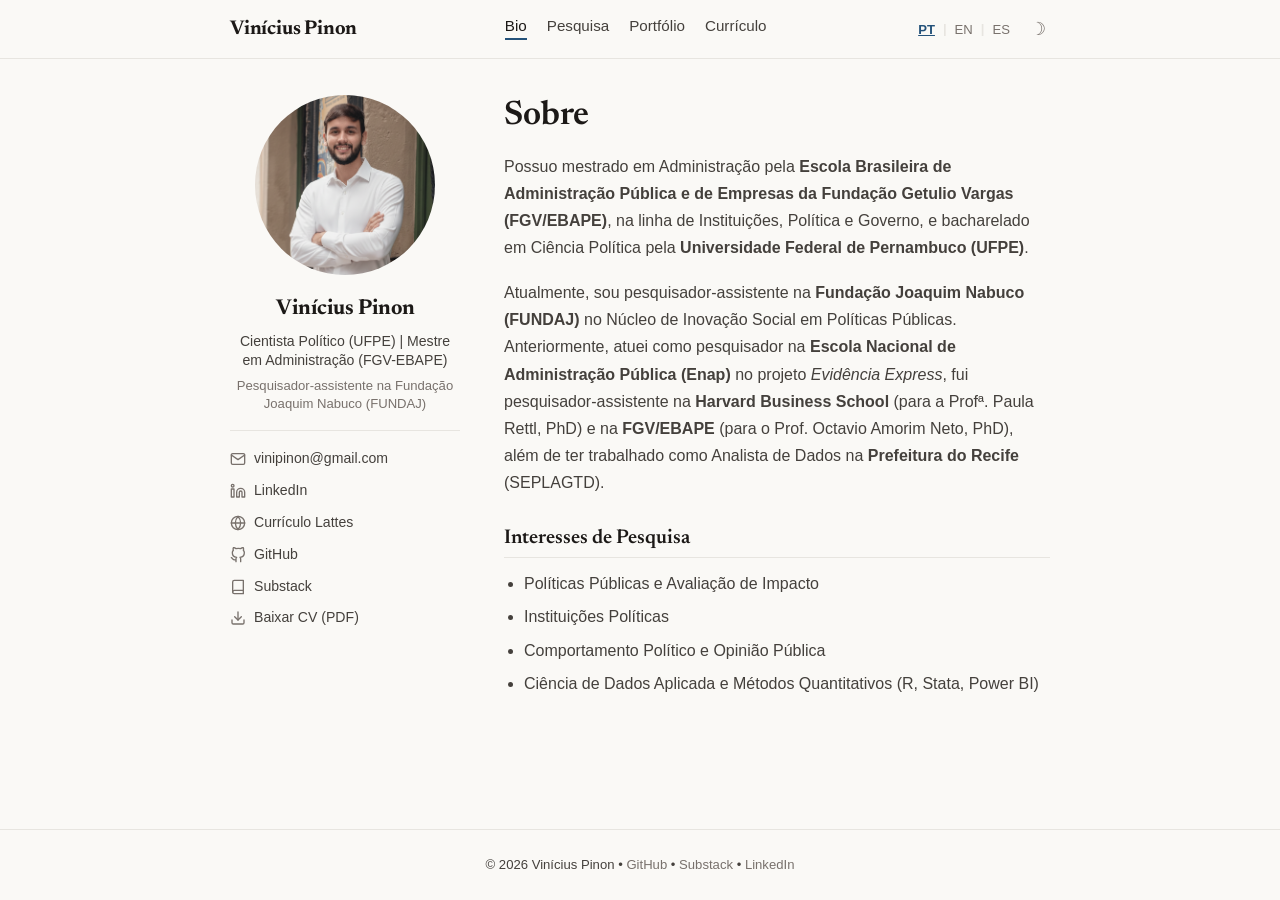
<file: index.html>
<!DOCTYPE html>
<html lang="pt-BR" data-theme="light">
<head>
  <!-- Google tag (gtag.js) -->
  <script async src="https://www.googletagmanager.com/gtag/js?id=G-R4CCYRTY6X"></script>
  <script>
    window.dataLayer = window.dataLayer || [];
    function gtag(){dataLayer.push(arguments);}
    gtag('js', new Date());

    gtag('config', 'G-R4CCYRTY6X');
  </script>

  <meta charset="UTF-8">
  <meta name="viewport" content="width=device-width, initial-scale=1.0">
  <title>Vinícius Pinon</title>
  
  <!-- SEO & OpenGraph -->
  <meta name="description" content="Vinícius Pinon — Cientista Político (UFPE) | Mestre em Administração (FGV-EBAPE).">
  <meta name="author" content="Vinícius Pinon">
  <meta property="og:title" content="Vinícius Pinon">
  <meta property="og:description" content="Cientista Político (UFPE) | Mestre em Administração (FGV-EBAPE).">
  <meta property="og:image" content="foto_profissional.png">

  <!-- Google Fonts: Newsreader for academic serif elegance -->
  <link rel="preconnect" href="https://fonts.googleapis.com">
  <link rel="preconnect" href="https://fonts.gstatic.com" crossorigin>
  <link href="https://fonts.googleapis.com/css2?family=JetBrains+Mono:wght@400;500&family=Newsreader:ital,opsz,wght@0,6..72,400;0,6..72,600;0,6..72,700;1,6..72,400&display=swap" rel="stylesheet">

  <!-- Favicon -->
  <link rel="icon" type="image/svg+xml" href="favicon.svg">
  <link rel="icon" type="image/png" href="favicon.png">

  <link rel="stylesheet" href="styles.css">
</head>
<body>

  <!-- Minimal Header -->
  <header class="site-nav">
    <div class="nav-container">
      <a href="./" class="nav-brand">Vinícius Pinon</a>
      
      <ul class="nav-links">
        <li><a href="./" class="active" data-i18n="nav.bio">Bio</a></li>
        <li><a href="research" data-i18n="nav.research">Pesquisa</a></li>
        <li><a href="portfolio" data-i18n="nav.portfolio">Portfólio</a></li>
        <li><a href="cv" data-i18n="nav.cv">Currículo</a></li>
      </ul>

      <div class="nav-controls">
        <div class="lang-selector">
          <button class="lang-btn active" data-lang="pt">PT</button>
          <span class="lang-divider">|</span>
          <button class="lang-btn" data-lang="en">EN</button>
          <span class="lang-divider">|</span>
          <button class="lang-btn" data-lang="es">ES</button>
        </div>
        <button class="theme-btn" id="themeToggle" title="Alternar tema">&#9789;</button>
      </div>
    </div>
  </header>

  <!-- Main Content: Classic Academic 2-Column Bio -->
  <main class="main-content">
    <div class="bio-layout">
      
      <!-- Left: Portrait & Contact Info -->
      <aside class="bio-sidebar">
        <img src="foto_profissional.png" alt="Vinícius Pinon" class="bio-photo">
        <div class="bio-sidebar-name">Vinícius Pinon</div>
        <div class="bio-sidebar-title" data-i18n="profile.title">Cientista Político (UFPE) | Mestre em Administração (FGV-EBAPE)</div>
        <div class="bio-sidebar-affil" data-i18n="profile.affiliation">Pesquisador-assistente na Fundação Joaquim Nabuco (FUNDAJ)</div>

        <div class="bio-links">
          <div class="bio-link-item">
            <svg xmlns="http://www.w3.org/2000/svg" viewBox="0 0 24 24" fill="none" stroke="currentColor" stroke-width="2" stroke-linecap="round" stroke-linejoin="round"><path d="M4 4h16c1.1 0 2 .9 2 2v12c0 1.1-.9 2-2 2H4c-1.1 0-2-.9-2-2V6c0-1.1.9-2 2-2z"></path><polyline points="22,6 12,13 2,6"></polyline></svg>
            <a href="mailto:vinipinon@gmail.com">vinipinon@gmail.com</a>
          </div>
          <div class="bio-link-item">
            <svg xmlns="http://www.w3.org/2000/svg" viewBox="0 0 24 24" fill="none" stroke="currentColor" stroke-width="2" stroke-linecap="round" stroke-linejoin="round"><path d="M16 8a6 6 0 0 1 6 6v7h-4v-7a2 2 0 0 0-2-2 2 2 0 0 0-2 2v7h-4v-7a6 6 0 0 1 6-6z"></path><rect x="2" y="9" width="4" height="12"></rect><circle cx="4" cy="4" r="2"></circle></svg>
            <a href="https://www.linkedin.com/in/viniciuspinon/" target="_blank" rel="noopener noreferrer">LinkedIn</a>
          </div>
          <div class="bio-link-item">
            <svg xmlns="http://www.w3.org/2000/svg" viewBox="0 0 24 24" fill="none" stroke="currentColor" stroke-width="2" stroke-linecap="round" stroke-linejoin="round"><circle cx="12" cy="12" r="10"></circle><line x1="2" y1="12" x2="22" y2="12"></line><path d="M12 2a15.3 15.3 0 0 1 4 10 15.3 15.3 0 0 1-4 10 15.3 15.3 0 0 1-4-10 15.3 15.3 0 0 1 4-10z"></path></svg>
            <a href="http://lattes.cnpq.br/0609445729661944" target="_blank" rel="noopener noreferrer" data-i18n="profile.lattes">Currículo Lattes</a>
          </div>
          <div class="bio-link-item">
            <svg xmlns="http://www.w3.org/2000/svg" viewBox="0 0 24 24" fill="none" stroke="currentColor" stroke-width="2" stroke-linecap="round" stroke-linejoin="round"><path d="M9 19c-5 1.5-5-2.5-7-3m14 6v-3.87a3.37 3.37 0 0 0-.94-2.61c3.14-.35 6.44-1.54 6.44-7A5.44 5.44 0 0 0 20 4.77 5.07 5.07 0 0 0 19.91 1S18.73.65 16 2.48a13.38 13.38 0 0 0-7 0C6.27.65 5.09 1 5.09 1A5.07 5.07 0 0 0 5 4.77a5.44 5.44 0 0 0-1.5 3.78c0 5.42 3.3 6.61 6.44 7A3.37 3.37 0 0 0 9 18.13V22"></path></svg>
            <a href="https://github.com/viniciuspinon/" target="_blank" rel="noopener noreferrer">GitHub</a>
          </div>
          <div class="bio-link-item">
            <svg xmlns="http://www.w3.org/2000/svg" viewBox="0 0 24 24" fill="none" stroke="currentColor" stroke-width="2" stroke-linecap="round" stroke-linejoin="round"><path d="M4 19.5A2.5 2.5 0 0 1 6.5 17H20"></path><path d="M6.5 2H20v20H6.5A2.5 2.5 0 0 1 4 19.5v-15A2.5 2.5 0 0 1 6.5 2z"></path></svg>
            <a href="https://viniciuspinon.substack.com/" target="_blank" rel="noopener noreferrer">Substack</a>
          </div>
          <div class="bio-link-item">
            <svg xmlns="http://www.w3.org/2000/svg" viewBox="0 0 24 24" fill="none" stroke="currentColor" stroke-width="2" stroke-linecap="round" stroke-linejoin="round"><path d="M21 15v4a2 2 0 0 1-2 2H5a2 2 0 0 1-2-2v-4"></path><polyline points="7 10 12 15 17 10"></polyline><line x1="12" y1="15" x2="12" y2="3"></line></svg>
            <a href="cv" data-i18n="profile.cvDownload">Baixar CV (PDF)</a>
          </div>
        </div>
      </aside>

      <!-- Right: Main Biography Content -->
      <section class="bio-main">
        <h1 data-i18n="bio.heading">Sobre</h1>

        <p data-i18n-html="bio.p1">
          Possuo mestrado em Administração pela <strong>Escola Brasileira de Administração Pública e de Empresas da Fundação Getulio Vargas (FGV/EBAPE)</strong>, na linha de Instituições, Política e Governo, e bacharelado em Ciência Política pela <strong>Universidade Federal de Pernambuco (UFPE)</strong>.
        </p>

        <p data-i18n-html="bio.p2">
          Atualmente, sou pesquisador-assistente na <strong>Fundação Joaquim Nabuco (FUNDAJ)</strong> no Núcleo de Inovação Social em Políticas Públicas. Anteriormente, atuei como pesquisador na <strong>Escola Nacional de Administração Pública (Enap)</strong> no projeto <em>Evidência Express</em>, fui pesquisador-assistente na <strong>Harvard Business School</strong> (para a Profª. Paula Rettl, PhD) e na <strong>FGV/EBAPE</strong> (para o Prof. Octavio Amorim Neto, PhD), além de ter trabalhado como Analista de Dados na <strong>Prefeitura do Recife</strong> (SEPLAGTD).
        </p>

        <h2 class="section-heading" data-i18n="bio.interestsTitle">Interesses de Pesquisa</h2>
        <ul data-i18n-html="bio.interestsList">
          <li>Políticas Públicas e Avaliação de Impacto</li>
          <li>Instituições Políticas</li>
          <li>Comportamento Político e Opinião Pública</li>
          <li>Ciência de Dados Aplicada e Métodos Quantitativos (R, Stata, Power BI)</li>
        </ul>
      </section>

    </div>
  </main>

  <footer class="site-footer">
    <p>&copy; <span id="footerYear">2026</span> Vinícius Pinon &bull; <a href="https://github.com/viniciuspinon/">GitHub</a> &bull; <a href="https://viniciuspinon.substack.com/">Substack</a> &bull; <a href="https://www.linkedin.com/in/viniciuspinon/">LinkedIn</a></p>
  </footer>

  <script src="script.js"></script>
</body>
</html>
</file>
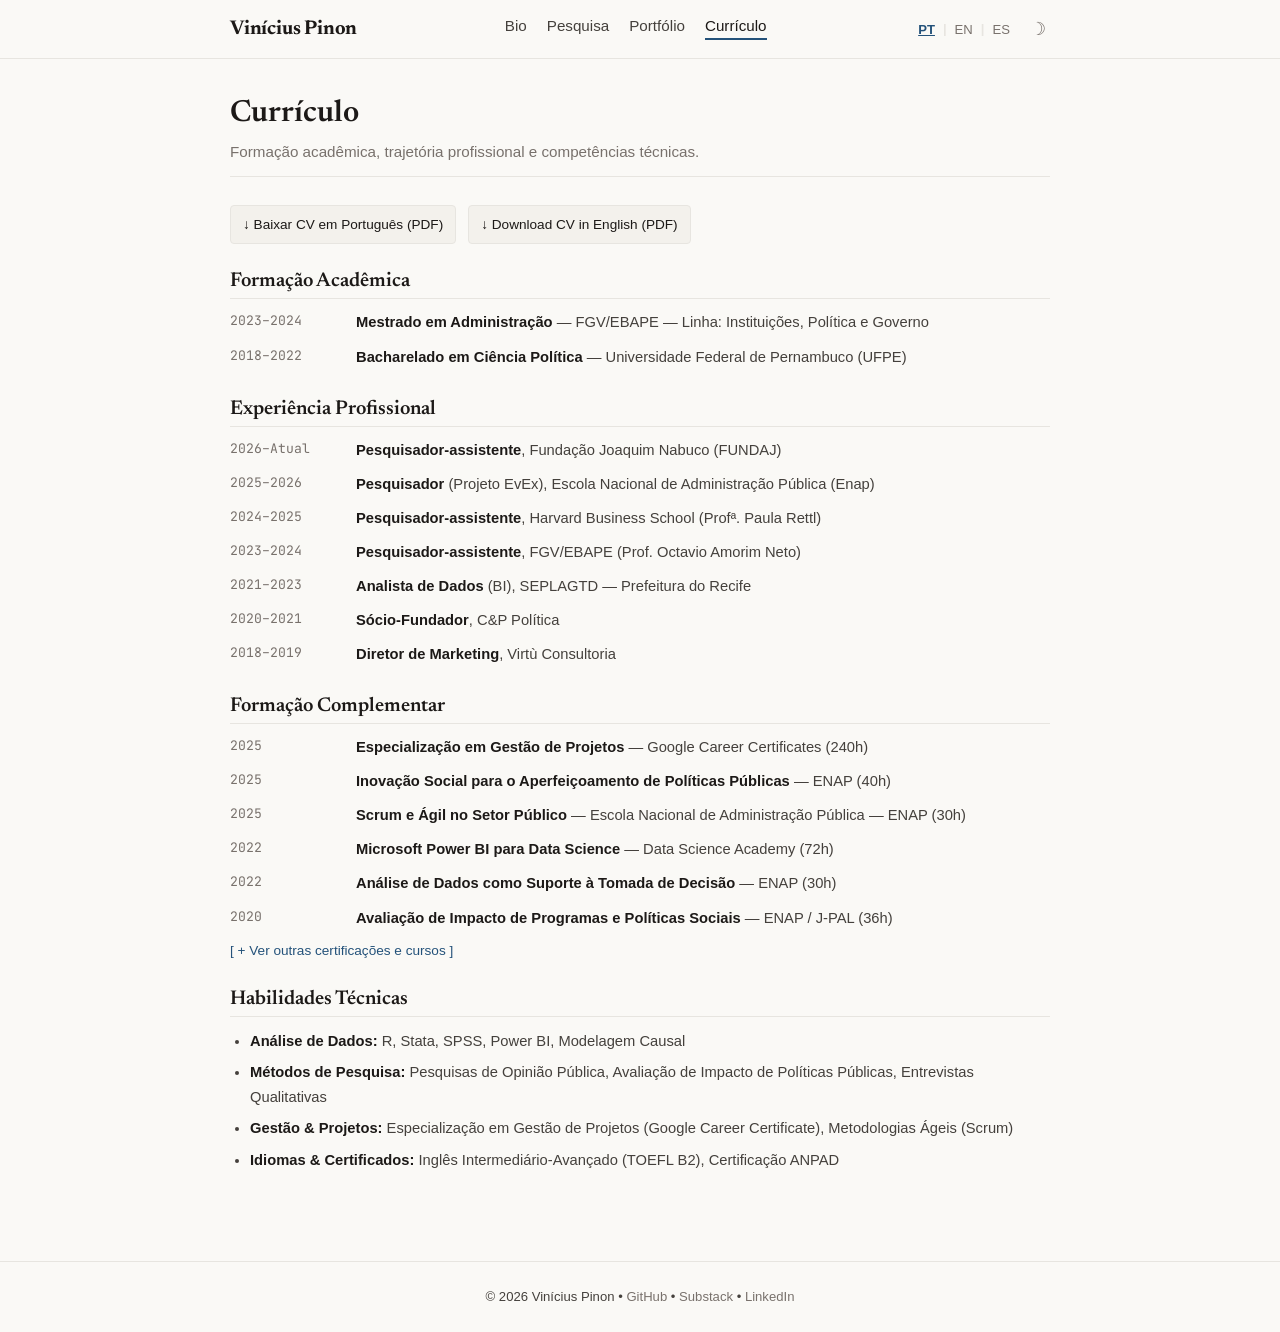
<file: cv.html>
<!DOCTYPE html>
<html lang="pt-BR" data-theme="light">
<head>
  <!-- Google tag (gtag.js) -->
  <script async src="https://www.googletagmanager.com/gtag/js?id=G-R4CCYRTY6X"></script>
  <script>
    window.dataLayer = window.dataLayer || [];
    function gtag(){dataLayer.push(arguments);}
    gtag('js', new Date());

    gtag('config', 'G-R4CCYRTY6X');
  </script>

  <meta charset="UTF-8">
  <meta name="viewport" content="width=device-width, initial-scale=1.0">
  <title>Currículo | Vinícius Pinon</title>
  
  <meta name="description" content="Currículo de Vinícius Pinon — Formação Acadêmica, Trajetória Profissional e Competências.">
  <meta name="author" content="Vinícius Pinon">

  <link rel="preconnect" href="https://fonts.googleapis.com">
  <link rel="preconnect" href="https://fonts.gstatic.com" crossorigin>
  <link href="https://fonts.googleapis.com/css2?family=JetBrains+Mono:wght@400;500&family=Newsreader:ital,opsz,wght@0,6..72,400;0,6..72,600;0,6..72,700;1,6..72,400&display=swap" rel="stylesheet">

  <!-- Favicon -->
  <link rel="icon" type="image/svg+xml" href="favicon.svg">
  <link rel="icon" type="image/png" href="favicon.png">

  <link rel="stylesheet" href="styles.css">
</head>
<body>

  <!-- Minimal Header -->
  <header class="site-nav">
    <div class="nav-container">
      <a href="./" class="nav-brand">Vinícius Pinon</a>
      
      <ul class="nav-links">
        <li><a href="./" data-i18n="nav.bio">Bio</a></li>
        <li><a href="research" data-i18n="nav.research">Pesquisa</a></li>
        <li><a href="portfolio" data-i18n="nav.portfolio">Portfólio</a></li>
        <li><a href="cv" class="active" data-i18n="nav.cv">Currículo</a></li>
      </ul>

      <div class="nav-controls">
        <div class="lang-selector">
          <button class="lang-btn active" data-lang="pt">PT</button>
          <span class="lang-divider">|</span>
          <button class="lang-btn" data-lang="en">EN</button>
          <span class="lang-divider">|</span>
          <button class="lang-btn" data-lang="es">ES</button>
        </div>
        <button class="theme-btn" id="themeToggle" title="Alternar tema">&#9789;</button>
      </div>
    </div>
  </header>

  <main class="main-content">
    <div class="page-header">
      <h1 data-i18n="cv.pageTitle">Currículo</h1>
      <p data-i18n="cv.pageSubtitle">Formação acadêmica, trajetória profissional e competências técnicas.</p>
    </div>

    <!-- Direct PDF Download Buttons -->
    <div class="cv-actions">
      <a href="cv-vinicius-pinon-pt.pdf" target="_blank" class="btn-download" data-i18n-html="cv.downloadPt">
        &darr; Baixar CV em Português (PDF)
      </a>
      <a href="cv-vinicius-pinon-en.pdf" target="_blank" class="btn-download" data-i18n-html="cv.downloadEn">
        &darr; Download CV in English (PDF)
      </a>
    </div>

    <!-- Education Section -->
    <section class="cv-section">
      <h2 data-i18n="cv.secEdu">Formação Acadêmica</h2>
      <div class="timeline-discrete">
        <div class="timeline-row">
          <div class="timeline-year">2023–2024</div>
          <div class="timeline-detail">
            <strong data-i18n="cv.mscDegree">Mestrado em Administração</strong> &mdash; <span data-i18n="cv.mscInst">FGV/EBAPE (Linha: Instituições, Política e Governo)</span>
          </div>
        </div>
        <div class="timeline-row">
          <div class="timeline-year">2018–2022</div>
          <div class="timeline-detail">
            <strong data-i18n="cv.baDegree">Bacharelado em Ciência Política</strong> &mdash; <span data-i18n="cv.baInst">Universidade Federal de Pernambuco (UFPE)</span>
          </div>
        </div>
      </div>
    </section>

    <!-- Experience Section: Discrete Timeline -->
    <section class="cv-section">
      <h2 data-i18n="cv.secExp">Experiência Profissional</h2>
      <div class="timeline-discrete">
        <div class="timeline-row">
          <div class="timeline-year">2026–Atual</div>
          <div class="timeline-detail" data-i18n-html="cv.expFundaj">
            <strong>Pesquisador-assistente</strong>, Fundação Joaquim Nabuco (FUNDAJ)
          </div>
        </div>
        <div class="timeline-row">
          <div class="timeline-year">2025–2026</div>
          <div class="timeline-detail" data-i18n-html="cv.expEnap">
            <strong>Pesquisador</strong> (Projeto EvEx), Escola Nacional de Administração Pública (Enap)
          </div>
        </div>
        <div class="timeline-row">
          <div class="timeline-year">2024–2025</div>
          <div class="timeline-detail" data-i18n-html="cv.expHbs">
            <strong>Pesquisador-assistente</strong>, Harvard Business School (Profª. Paula Rettl)
          </div>
        </div>
        <div class="timeline-row">
          <div class="timeline-year">2023–2024</div>
          <div class="timeline-detail" data-i18n-html="cv.expFgv">
            <strong>Pesquisador-assistente</strong>, FGV/EBAPE (Prof. Octavio Amorim Neto)
          </div>
        </div>
        <div class="timeline-row">
          <div class="timeline-year">2021–2023</div>
          <div class="timeline-detail" data-i18n-html="cv.expRecife">
            <strong>Analista de Dados</strong> (BI), SEPLAGTD — Prefeitura do Recife
          </div>
        </div>
        <div class="timeline-row">
          <div class="timeline-year">2020–2021</div>
          <div class="timeline-detail" data-i18n-html="cv.expCp">
            <strong>Sócio-Fundador</strong>, C&P Política
          </div>
        </div>
        <div class="timeline-row">
          <div class="timeline-year">2018–2019</div>
          <div class="timeline-detail" data-i18n-html="cv.expVirtu">
            <strong>Diretor de Marketing</strong>, Virtù Consultoria
          </div>
        </div>
      </div>
    </section>

    <!-- Complementary Training / Certifications -->
    <section class="cv-section">
      <h2 data-i18n="cv.secTraining">Formação Complementar</h2>
      
      <!-- Highlighted Core Certifications -->
      <div class="timeline-discrete">
        <div class="timeline-row">
          <div class="timeline-year">2025</div>
          <div class="timeline-detail" data-i18n-html="cv.trGoogle">
            <strong>Especialização em Gestão de Projetos</strong> &mdash; Google Career Certificates (240h)
          </div>
        </div>
        <div class="timeline-row">
          <div class="timeline-year">2025</div>
          <div class="timeline-detail" data-i18n-html="cv.trSocialInnov">
            <strong>Inovação Social para o Aperfeiçoamento de Políticas Públicas</strong> &mdash; ENAP (40h)
          </div>
        </div>
        <div class="timeline-row">
          <div class="timeline-year">2025</div>
          <div class="timeline-detail" data-i18n-html="cv.trScrum">
            <strong>Scrum e Ágil no Setor Público</strong> &mdash; Escola Nacional de Administração Pública — ENAP (30h)
          </div>
        </div>
        <div class="timeline-row">
          <div class="timeline-year">2022</div>
          <div class="timeline-detail" data-i18n-html="cv.trPbi">
            <strong>Microsoft Power BI para Data Science</strong> &mdash; Data Science Academy (72h)
          </div>
        </div>
        <div class="timeline-row">
          <div class="timeline-year">2022</div>
          <div class="timeline-detail" data-i18n-html="cv.trData">
            <strong>Análise de Dados como Suporte à Tomada de Decisão</strong> &mdash; ENAP (30h)
          </div>
        </div>
        <div class="timeline-row">
          <div class="timeline-year">2020</div>
          <div class="timeline-detail" data-i18n-html="cv.trImpact">
            <strong>Avaliação de Impacto de Programas e Políticas Sociais</strong> &mdash; ENAP / J-PAL (36h)
          </div>
        </div>
      </div>

      <!-- Expand Button for Additional Certifications -->
      <div class="item-links" style="margin-top: 14px;">
        <button id="btnMoreCerts" onclick="toggleAbstract('more-certs')" data-i18n="cv.btnMoreCerts">
          [ + Ver outras certificações e cursos ]
        </button>
      </div>

      <!-- Collapsible Additional Certifications -->
      <div id="more-certs" class="abstract-box" style="margin-top: 12px; border-left: 2px solid var(--border-color); background: transparent; padding: 4px 0 0 0;">
        <div class="timeline-discrete">
          <div class="timeline-row">
            <div class="timeline-year">2020</div>
            <div class="timeline-detail" data-i18n-html="cv.trElectoral">
              <strong>Sistemas Eleitorais: como democracias elegem seus governantes?</strong> &mdash; Escola do Legislativo / ALEPE (4h)
            </div>
          </div>
          <div class="timeline-row">
            <div class="timeline-year">2019</div>
            <div class="timeline-detail" data-i18n-html="cv.trBudget">
              <strong>Introdução ao Orçamento Público</strong> &mdash; Instituto Legislativo Brasileiro / Senado Federal (40h)
            </div>
          </div>
          <div class="timeline-row">
            <div class="timeline-year">2026</div>
            <div class="timeline-detail" data-i18n-html="cv.trAi">
              <strong>Jornada Inteligência Artificial</strong> &mdash; Hashtag Treinamentos
            </div>
          </div>
          <div class="timeline-row">
            <div class="timeline-year">2024</div>
            <div class="timeline-detail" data-i18n-html="cv.trCiti1">
              <strong>Social and Behavioral Research Investigators</strong> &mdash; CITI Program
            </div>
          </div>
          <div class="timeline-row">
            <div class="timeline-year">2024</div>
            <div class="timeline-detail" data-i18n-html="cv.trCiti2">
              <strong>Social and Behavioral Responsible Conduct of Research</strong> &mdash; CITI Program
            </div>
          </div>
          <div class="timeline-row">
            <div class="timeline-year">2023</div>
            <div class="timeline-detail" data-i18n-html="cv.trR">
              <strong>Linguagem R</strong> &mdash; Udemy
            </div>
          </div>
          <div class="timeline-row">
            <div class="timeline-year">2023</div>
            <div class="timeline-detail" data-i18n-html="cv.trElsevier">
              <strong>1st Elsevier Finance Conference</strong> &mdash; FGV/EBAPE
            </div>
          </div>
          <div class="timeline-row">
            <div class="timeline-year">2022</div>
            <div class="timeline-detail" data-i18n-html="cv.trSql">
              <strong>Intermediate SQL Series</strong> &mdash; DataCamp
            </div>
          </div>
          <div class="timeline-row">
            <div class="timeline-year">2022</div>
            <div class="timeline-detail" data-i18n-html="cv.trPbiDc">
              <strong>Introduction to Power BI</strong> &mdash; DataCamp
            </div>
          </div>
          <div class="timeline-row">
            <div class="timeline-year">2022</div>
            <div class="timeline-detail" data-i18n-html="cv.trSemanaInov">
              <strong>Semana de Inovação 2022</strong> &mdash; ENAP
            </div>
          </div>
          <div class="timeline-row">
            <div class="timeline-year">2022</div>
            <div class="timeline-detail" data-i18n-html="cv.trToefl">
              <strong>TOEFL iBT (Proficiência em Inglês B2)</strong> &mdash; ETS
            </div>
          </div>
          <div class="timeline-row">
            <div class="timeline-year">2022</div>
            <div class="timeline-detail" data-i18n-html="cv.trAnpad">
              <strong>Teste ANPAD</strong> &mdash; Associação Nacional de Pós-Graduação e Pesquisa em Administração
            </div>
          </div>
        </div>
      </div>
    </section>

    <!-- Skills Section -->
    <section class="cv-section">
      <h2 data-i18n="cv.secSkills">Habilidades Técnicas</h2>
      <ul class="skills-bullets" data-i18n-html="cv.skillsList">
        <li><strong>Análise de Dados:</strong> R, Stata, SPSS, Power BI, Modelagem Causal</li>
        <li><strong>Métodos de Pesquisa:</strong> Pesquisas de Opinião Pública, Avaliação de Impacto de Políticas Públicas, Entrevistas Qualitativas</li>
        <li><strong>Gestão & Projetos:</strong> Especialização em Gestão de Projetos (Google Career Certificate), Metodologias Ágeis (Scrum)</li>
        <li><strong>Idiomas & Certificados:</strong> Inglês Intermediário-Avançado (TOEFL B2), Certificação ANPAD</li>
      </ul>
    </section>

  </main>

  <footer class="site-footer">
    <p>&copy; <span id="footerYear">2026</span> Vinícius Pinon &bull; <a href="https://github.com/viniciuspinon/">GitHub</a> &bull; <a href="https://viniciuspinon.substack.com/">Substack</a> &bull; <a href="https://www.linkedin.com/in/viniciuspinon/">LinkedIn</a></p>
  </footer>

  <script src="script.js"></script>
</body>
</html>
</file>
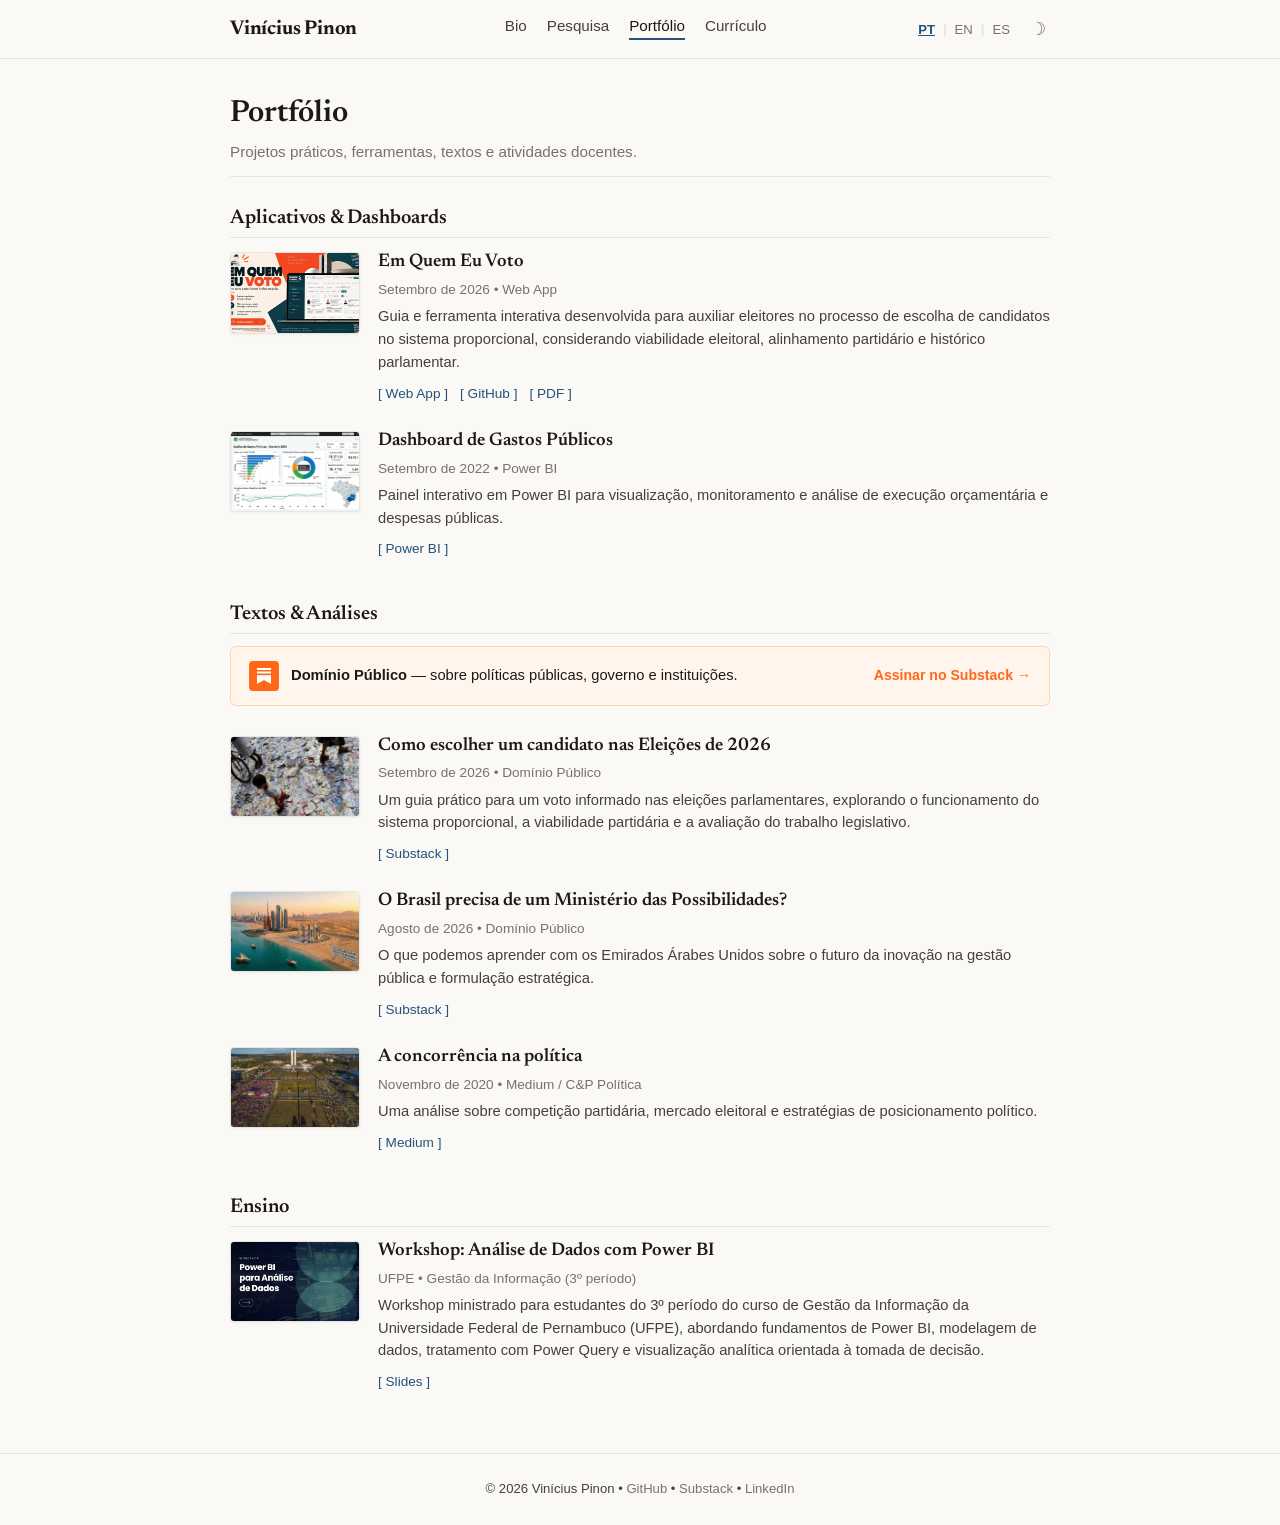
<file: portfolio.html>
<!DOCTYPE html>
<html lang="pt-BR" data-theme="light">
<head>
  <!-- Google tag (gtag.js) -->
  <script async src="https://www.googletagmanager.com/gtag/js?id=G-R4CCYRTY6X"></script>
  <script>
    window.dataLayer = window.dataLayer || [];
    function gtag(){dataLayer.push(arguments);}
    gtag('js', new Date());

    gtag('config', 'G-R4CCYRTY6X');
  </script>

  <meta charset="UTF-8">
  <meta name="viewport" content="width=device-width, initial-scale=1.0">
  <title>Portfólio | Vinícius Pinon</title>
  
  <meta name="description" content="Portfólio de Projetos de Vinícius Pinon — Aplicativos, Análises, Textos e Atividades Docentes.">
  <meta name="author" content="Vinícius Pinon">

  <link rel="preconnect" href="https://fonts.googleapis.com">
  <link rel="preconnect" href="https://fonts.gstatic.com" crossorigin>
  <link href="https://fonts.googleapis.com/css2?family=JetBrains+Mono:wght@400;500&family=Newsreader:ital,opsz,wght@0,6..72,400;0,6..72,600;0,6..72,700;1,6..72,400&display=swap" rel="stylesheet">

  <!-- Favicon -->
  <link rel="icon" type="image/svg+xml" href="favicon.svg">
  <link rel="icon" type="image/png" href="favicon.png">

  <link rel="stylesheet" href="styles.css">
</head>
<body>

  <!-- Minimal Header -->
  <header class="site-nav">
    <div class="nav-container">
      <a href="./" class="nav-brand">Vinícius Pinon</a>
      
      <ul class="nav-links">
        <li><a href="./" data-i18n="nav.bio">Bio</a></li>
        <li><a href="research" data-i18n="nav.research">Pesquisa</a></li>
        <li><a href="portfolio" class="active" data-i18n="nav.portfolio">Portfólio</a></li>
        <li><a href="cv" data-i18n="nav.cv">Currículo</a></li>
      </ul>

      <div class="nav-controls">
        <div class="lang-selector">
          <button class="lang-btn active" data-lang="pt">PT</button>
          <span class="lang-divider">|</span>
          <button class="lang-btn" data-lang="en">EN</button>
          <span class="lang-divider">|</span>
          <button class="lang-btn" data-lang="es">ES</button>
        </div>
        <button class="theme-btn" id="themeToggle" title="Alternar tema">&#9789;</button>
      </div>
    </div>
  </header>

  <main class="main-content">
    <div class="page-header">
      <h1 data-i18n="portfolio.pageTitle">Portfólio</h1>
      <p data-i18n="portfolio.pageSubtitle">Projetos práticos, ferramentas, textos e atividades docentes.</p>
    </div>

    <!-- Section 1: Aplicativos & Dashboards -->
    <h2 class="section-heading" data-i18n="portfolio.secAppsHeading">Aplicativos & Dashboards</h2>

    <div class="academic-list">
      
      <!-- Project 1: Em Quem Eu Voto -->
      <article class="item-entry item-with-thumb">
        <a href="https://emquemeuvoto.onrender.com/" target="_blank" rel="noopener noreferrer" class="item-thumb-link">
          <img src="assets/img/thumb-emquemeuvoto.jpg" alt="Em Quem Eu Voto" class="item-thumb" loading="lazy">
        </a>
        <div class="item-content">
          <h2 class="item-title">
            <a href="https://emquemeuvoto.onrender.com/" target="_blank" rel="noopener noreferrer" data-i18n="portfolio.project1Title">
              Em Quem Eu Voto
            </a>
          </h2>
          <div class="item-venue" data-i18n-html="portfolio.project1Venue">Setembro de 2026 &bull; Web App</div>
          <p class="item-desc" data-i18n="portfolio.project1Desc">
            Guia e ferramenta interativa desenvolvida para auxiliar eleitores no processo de escolha de candidatos no sistema proporcional, considerando viabilidade eleitoral, alinhamento partidário e histórico parlamentar.
          </p>
          <div class="item-links">
            <a href="https://emquemeuvoto.onrender.com/" target="_blank" rel="noopener noreferrer" data-i18n="portfolio.project1BtnSite">[ Web App ]</a>
            <a href="https://github.com/viniciuspinon/emquemeuvoto" target="_blank" rel="noopener noreferrer" data-i18n="portfolio.project1BtnGithub">[ GitHub ]</a>
            <a href="https://emquemeuvoto.onrender.com/docs/relatorio_ideologia_e_quiz.pdf" target="_blank" rel="noopener noreferrer" data-i18n="portfolio.project1BtnArticle">[ PDF ]</a>
          </div>
        </div>
      </article>

      <!-- Project 2: Dashboard de Gastos Públicos (Power BI) -->
      <article class="item-entry item-with-thumb">
        <a href="https://app.powerbi.com/view?r=eyJrIjoiNDM0MjJjN2QtOTA4YS00NmRlLTljNzgtZGE1NTU5Zjg5MTE1IiwidCI6ImUyZjc3ZDAwLTAxNjMtNGNmNi05MmIwLTQ4NGJhZmY5ZGY3ZCJ9&pageName=ReportSection1d29e371a8419c95349e" target="_blank" rel="noopener noreferrer" class="item-thumb-link">
          <img src="assets/img/thumb-dashboard-gastos.jpg" alt="Dashboard de Gastos Públicos" class="item-thumb" loading="lazy">
        </a>
        <div class="item-content">
          <h2 class="item-title">
            <a href="https://app.powerbi.com/view?r=eyJrIjoiNDM0MjJjN2QtOTA4YS00NmRlLTljNzgtZGE1NTU5Zjg5MTE1IiwidCI6ImUyZjc3ZDAwLTAxNjMtNGNmNi05MmIwLTQ4NGJhZmY5ZGY3ZCJ9&pageName=ReportSection1d29e371a8419c95349e" target="_blank" rel="noopener noreferrer" data-i18n="portfolio.project2Title">
              Dashboard de Gastos Públicos
            </a>
          </h2>
          <div class="item-venue" data-i18n-html="portfolio.project2Venue">Setembro de 2022 &bull; Power BI</div>
          <p class="item-desc" data-i18n="portfolio.project2Desc">
            Painel interativo em Power BI para visualização, monitoramento e análise de execução orçamentária e despesas públicas.
          </p>
          <div class="item-links">
            <a href="https://app.powerbi.com/view?r=eyJrIjoiNDM0MjJjN2QtOTA4YS00NmRlLTljNzgtZGE1NTU5Zjg5MTE1IiwidCI6ImUyZjc3ZDAwLTAxNjMtNGNmNi05MmIwLTQ4NGJhZmY5ZGY3ZCJ9&pageName=ReportSection1d29e371a8419c95349e" target="_blank" rel="noopener noreferrer" data-i18n="portfolio.project2Btn">[ Power BI ]</a>
          </div>
        </div>
      </article>

    </div>

    <!-- Section 2: Textos & Análises -->
    <h2 class="section-heading" style="margin-top: 40px;" data-i18n="portfolio.secWritingHeading">Textos & Análises</h2>

    <!-- Substack Banner with Orange Logo Badge -->
    <div class="substack-box">
      <div class="substack-box-text">
        <div class="substack-icon-badge">
          <svg viewBox="0 0 24 24"><path d="M22.539 8.242H1.46V5.406h21.08v2.836zM1.46 10.812V24L12 18.11 22.54 24V10.812H1.46zM22.54 0H1.46v2.836h21.08V0z"/></svg>
        </div>
        <span data-i18n-html="portfolio.newsletterDesc">
          <strong>Domínio Público</strong> — sobre políticas públicas, governo e instituições.
        </span>
      </div>
      <a href="https://viniciuspinon.substack.com/" target="_blank" rel="noopener noreferrer" class="substack-btn" data-i18n-html="portfolio.btnSubstack">
        Assinar no Substack &rarr;
      </a>
    </div>

    <div class="academic-list">
      
      <!-- Article 1: Eleições 2026 -->
      <article class="item-entry item-with-thumb">
        <a href="https://viniciuspinon.substack.com/p/como-escolher-um-candidato-nas-eleicoes" target="_blank" rel="noopener noreferrer" class="item-thumb-link">
          <img src="assets/img/thumb-eleicoes2026.jpg" alt="Como escolher um candidato nas Eleições de 2026" class="item-thumb" loading="lazy">
        </a>
        <div class="item-content">
          <h2 class="item-title">
            <a href="https://viniciuspinon.substack.com/p/como-escolher-um-candidato-nas-eleicoes" target="_blank" rel="noopener noreferrer" data-i18n="portfolio.art1Title">
              Como escolher um candidato nas Eleições de 2026
            </a>
          </h2>
          <div class="item-venue" data-i18n-html="portfolio.art1Venue">Setembro de 2026 &bull; Domínio Público</div>
          <p class="item-desc" data-i18n="portfolio.art1Desc">
            Um guia prático para um voto informado nas eleições parlamentares, explorando o funcionamento do sistema proporcional, a viabilidade partidária e a avaliação do trabalho legislativo.
          </p>
          <div class="item-links">
            <a href="https://viniciuspinon.substack.com/p/como-escolher-um-candidato-nas-eleicoes" target="_blank" rel="noopener noreferrer" data-i18n="portfolio.btnReadSubstack">[ Substack ]</a>
          </div>
        </div>
      </article>

      <!-- Article 2: Ministério das Possibilidades -->
      <article class="item-entry item-with-thumb">
        <a href="https://viniciuspinon.substack.com/p/o-brasil-precisa-de-um-ministerio" target="_blank" rel="noopener noreferrer" class="item-thumb-link">
          <img src="assets/img/thumb-possibilidades.jpg" alt="O Brasil precisa de um Ministério das Possibilidades?" class="item-thumb" loading="lazy">
        </a>
        <div class="item-content">
          <h2 class="item-title">
            <a href="https://viniciuspinon.substack.com/p/o-brasil-precisa-de-um-ministerio" target="_blank" rel="noopener noreferrer" data-i18n="portfolio.art2Title">
              O Brasil precisa de um Ministério das Possibilidades?
            </a>
          </h2>
          <div class="item-venue" data-i18n-html="portfolio.art2Venue">Agosto de 2026 &bull; Domínio Público</div>
          <p class="item-desc" data-i18n="portfolio.art2Desc">
            O que podemos aprender com os Emirados Árabes Unidos sobre o futuro da inovação na gestão pública e formulação estratégica.
          </p>
          <div class="item-links">
            <a href="https://viniciuspinon.substack.com/p/o-brasil-precisa-de-um-ministerio" target="_blank" rel="noopener noreferrer" data-i18n="portfolio.btnReadSubstack">[ Substack ]</a>
          </div>
        </div>
      </article>

      <!-- Article 3: A concorrência na política (Medium) -->
      <article class="item-entry item-with-thumb">
        <a href="https://medium.com/@cep.politica/a-concorr%C3%AAncia-na-pol%C3%ADtica-a93106eb7e5c?sharedUserId=yyblog" target="_blank" rel="noopener noreferrer" class="item-thumb-link">
          <img src="assets/img/thumb-concorrencia.jpg" alt="A concorrência na política" class="item-thumb" loading="lazy">
        </a>
        <div class="item-content">
          <h2 class="item-title">
            <a href="https://medium.com/@cep.politica/a-concorr%C3%AAncia-na-pol%C3%ADtica-a93106eb7e5c?sharedUserId=yyblog" target="_blank" rel="noopener noreferrer" data-i18n="portfolio.art3Title">
              A concorrência na política
            </a>
          </h2>
          <div class="item-venue" data-i18n-html="portfolio.art3Venue">Novembro de 2020 &bull; Medium / C&P Política</div>
          <p class="item-desc" data-i18n="portfolio.art3Desc">
            Uma análise sobre competição partidária, mercado eleitoral e estratégias de posicionamento político.
          </p>
          <div class="item-links">
            <a href="https://medium.com/@cep.politica/a-concorr%C3%AAncia-na-pol%C3%ADtica-a93106eb7e5c?sharedUserId=yyblog" target="_blank" rel="noopener noreferrer" data-i18n="portfolio.btnReadMedium">[ Medium ]</a>
          </div>
        </div>
      </article>

    </div>

    <!-- Section 3: Ensino -->
    <h2 class="section-heading" style="margin-top: 40px;" data-i18n="portfolio.secTeachingHeading">Ensino</h2>

    <div class="academic-list">
      
      <!-- Course 1: Power BI Workshop -->
      <article class="item-entry item-with-thumb">
        <a href="https://drive.google.com/file/d/1o5GkNkL3mLE0yDGI1ZnIRI0ZDgShpb5d/view?usp=sharing" target="_blank" rel="noopener noreferrer" class="item-thumb-link">
          <img src="assets/img/thumb-workshop-powerbi.jpg" alt="Workshop: Análise de Dados com Power BI" class="item-thumb" loading="lazy">
        </a>
        <div class="item-content">
          <h2 class="item-title">
            <a href="https://drive.google.com/file/d/1o5GkNkL3mLE0yDGI1ZnIRI0ZDgShpb5d/view?usp=sharing" target="_blank" rel="noopener noreferrer" data-i18n="portfolio.course1Title">
              Workshop: Análise de Dados com Power BI
            </a>
          </h2>
          <div class="item-venue" data-i18n-html="portfolio.course1Venue">UFPE &bull; Gestão da Informação (3º período)</div>
          <p class="item-desc" data-i18n="portfolio.course1Desc">
            Workshop ministrado para estudantes do 3º período do curso de Gestão da Informação da Universidade Federal de Pernambuco (UFPE), abordando fundamentos de Power BI, modelagem de dados, tratamento com Power Query e visualização analítica orientada à tomada de decisão.
          </p>
          <div class="item-links">
            <a href="https://drive.google.com/file/d/1o5GkNkL3mLE0yDGI1ZnIRI0ZDgShpb5d/view?usp=sharing" target="_blank" rel="noopener noreferrer" data-i18n="portfolio.course1Btn">[ Slides ]</a>
          </div>
        </div>
      </article>

    </div>
  </main>

  <footer class="site-footer">
    <p>&copy; <span id="footerYear">2026</span> Vinícius Pinon &bull; <a href="https://github.com/viniciuspinon/">GitHub</a> &bull; <a href="https://viniciuspinon.substack.com/">Substack</a> &bull; <a href="https://www.linkedin.com/in/viniciuspinon/">LinkedIn</a></p>
  </footer>

  <script src="script.js"></script>
</body>
</html>
</file>
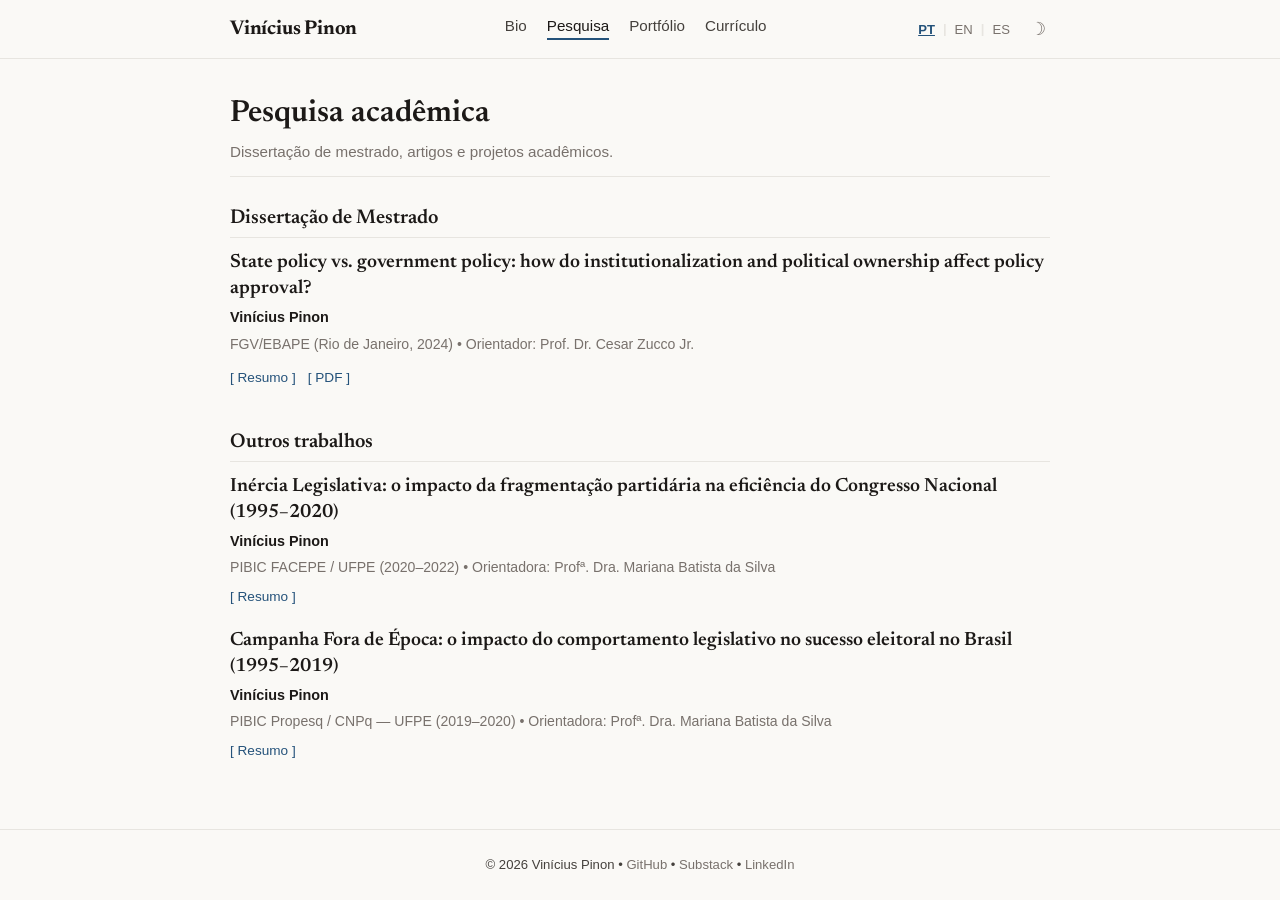
<file: research.html>
<!DOCTYPE html>
<html lang="pt-BR" data-theme="light">
<head>
  <!-- Google tag (gtag.js) -->
  <script async src="https://www.googletagmanager.com/gtag/js?id=G-R4CCYRTY6X"></script>
  <script>
    window.dataLayer = window.dataLayer || [];
    function gtag(){dataLayer.push(arguments);}
    gtag('js', new Date());

    gtag('config', 'G-R4CCYRTY6X');
  </script>

  <meta charset="UTF-8">
  <meta name="viewport" content="width=device-width, initial-scale=1.0">
  <title>Pesquisa acadêmica | Vinícius Pinon</title>
  
  <meta name="description" content="Pesquisa acadêmica de Vinícius Pinon — Dissertação de Mestrado na FGV/EBAPE e Projetos Acadêmicos.">
  <meta name="author" content="Vinícius Pinon">

  <link rel="preconnect" href="https://fonts.googleapis.com">
  <link rel="preconnect" href="https://fonts.gstatic.com" crossorigin>
  <link href="https://fonts.googleapis.com/css2?family=JetBrains+Mono:wght@400;500&family=Newsreader:ital,opsz,wght@0,6..72,400;0,6..72,600;0,6..72,700;1,6..72,400&display=swap" rel="stylesheet">

  <!-- Favicon -->
  <link rel="icon" type="image/svg+xml" href="favicon.svg">
  <link rel="icon" type="image/png" href="favicon.png">

  <link rel="stylesheet" href="styles.css">
</head>
<body>

  <!-- Minimal Header -->
  <header class="site-nav">
    <div class="nav-container">
      <a href="./" class="nav-brand">Vinícius Pinon</a>
      
      <ul class="nav-links">
        <li><a href="./" data-i18n="nav.bio">Bio</a></li>
        <li><a href="research" class="active" data-i18n="nav.research">Pesquisa</a></li>
        <li><a href="portfolio" data-i18n="nav.portfolio">Portfólio</a></li>
        <li><a href="cv" data-i18n="nav.cv">Currículo</a></li>
      </ul>

      <div class="nav-controls">
        <div class="lang-selector">
          <button class="lang-btn active" data-lang="pt">PT</button>
          <span class="lang-divider">|</span>
          <button class="lang-btn" data-lang="en">EN</button>
          <span class="lang-divider">|</span>
          <button class="lang-btn" data-lang="es">ES</button>
        </div>
        <button class="theme-btn" id="themeToggle" title="Alternar tema">&#9789;</button>
      </div>
    </div>
  </header>

  <main class="main-content">
    <div class="page-header">
      <h1 data-i18n="research.pageTitle">Pesquisa acadêmica</h1>
      <p data-i18n="research.pageSubtitle">Dissertação de mestrado, artigos e projetos acadêmicos.</p>
    </div>

    <!-- Master's Thesis -->
    <h2 class="section-heading" data-i18n="research.thesisHeading">Dissertação de Mestrado</h2>
    
    <div class="academic-list">
      <div class="item-entry">
        <div class="item-title">
          <a href="https://hdl.handle.net/10438/36621" target="_blank" rel="noopener noreferrer" data-i18n="research.thesisTitle">
            State policy vs. government policy: how do institutionalization and political ownership affect policy approval?
          </a>
        </div>
        <div class="item-authors"><strong>Vinícius Pinon</strong></div>
        <div class="item-venue" data-i18n-html="research.thesisMeta">FGV/EBAPE (Rio de Janeiro, 2024) &bull; Orientador: Prof. Dr. Cesar Zucco Jr.</div>
        
        <div class="item-links">
          <button onclick="toggleAbstract('abs-thesis')" data-i18n="research.btnAbstract">[ Resumo ]</button>
          <a href="https://hdl.handle.net/10438/36621" target="_blank" rel="noopener noreferrer" data-i18n="research.btnFgv">[ PDF ]</a>
        </div>

        <div id="abs-thesis" class="abstract-box" data-i18n="research.thesisAbstract">
          Esta dissertação investiga como o grau de institucionalização e o pertencimento político (political ownership) influenciam a aprovação e longevidade de políticas públicas no poder legislativo brasileiro, diferenciando políticas perenes de Estado de programas transitórios de governo.
        </div>
      </div>
    </div>

    <!-- Other Works -->
    <h2 class="section-heading" style="margin-top: 40px;" data-i18n="research.otherHeading">Outros trabalhos</h2>
    
    <div class="academic-list">
      
      <!-- FACEPE -->
      <div class="item-entry">
        <div class="item-title" data-i18n="research.facepeTitle">
          Inércia Legislativa: o impacto da fragmentação partidária na eficiência do Congresso Nacional (1995–2020)
        </div>
        <div class="item-authors"><strong>Vinícius Pinon</strong></div>
        <div class="item-venue" data-i18n-html="research.facepeMeta">PIBIC FACEPE / UFPE (2020–2022) &bull; Orientadora: Profª. Dra. Mariana Batista da Silva</div>
        
        <div class="item-links">
          <button onclick="toggleAbstract('abs-facepe')" data-i18n="research.btnAbstract">[ Resumo ]</button>
        </div>

        <div id="abs-facepe" class="abstract-box" data-i18n="research.facepeAbstract">
          Análise empírica quantitativa sobre a relação entre fragmentação partidária e o tempo de tramitação e sucesso legislativo no Congresso Nacional.
        </div>
      </div>

      <!-- Propesq -->
      <div class="item-entry">
        <div class="item-title" data-i18n="research.propesqTitle">
          Campanha Fora de Época: o impacto do comportamento legislativo no sucesso eleitoral no Brasil (1995–2019)
        </div>
        <div class="item-authors"><strong>Vinícius Pinon</strong></div>
        <div class="item-venue" data-i18n-html="research.propesqMeta">PIBIC Propesq / CNPq — UFPE (2019–2020) &bull; Orientadora: Profª. Dra. Mariana Batista da Silva</div>
        
        <div class="item-links">
          <button onclick="toggleAbstract('abs-propesq')" data-i18n="research.btnAbstract">[ Resumo ]</button>
        </div>

        <div id="abs-propesq" class="abstract-box" data-i18n="research.propesqAbstract">
          Estudo sobre a atuação parlamentar contínua e suas repercussões na taxa de reeleição e votação de deputados federais.
        </div>
      </div>

    </div>
  </main>

  <footer class="site-footer">
    <p>&copy; <span id="footerYear">2026</span> Vinícius Pinon &bull; <a href="https://github.com/viniciuspinon/">GitHub</a> &bull; <a href="https://viniciuspinon.substack.com/">Substack</a> &bull; <a href="https://www.linkedin.com/in/viniciuspinon/">LinkedIn</a></p>
  </footer>

  <script src="script.js"></script>
</body>
</html>
</file>
<file: styles.css>
/* ==========================================================================
   VINÍCIUS PINON - ACADEMIC WEBSITE
   Clean, minimalist academic theme inspired by Joaquim Meira & Lucas Borba
   ========================================================================== */

:root {
  /* Warm, elegant academic off-white background */
  --bg-color: #faf9f6;
  --bg-subtle: #f3f1ec;
  --bg-lead: #f0ede6;
  
  --text-main: #1c1917;
  --text-secondary: #44403c;
  --text-muted: #78716c;
  
  --link-color: #24527a;
  --link-hover: #143554;
  
  --border-color: #e7e5e0;
  --border-subtle: #ebe8e2;

  --substack-orange: #ff6719;
  --substack-bg: #fff5ed;

  --font-serif: "Newsreader", "Lora", Georgia, Cambria, "Times New Roman", Times, serif;
  --font-sans: -apple-system, BlinkMacSystemFont, "Segoe UI", Roboto, "Helvetica Neue", Arial, sans-serif;
  --font-mono: "JetBrains Mono", Menlo, Monaco, Consolas, monospace;

  --max-width: 860px;
  --header-height: 58px;
}

[data-theme="dark"] {
  --bg-color: #0f141c;
  --bg-subtle: #171f2b;
  --bg-lead: #1a2332;
  
  --text-main: #f8fafc;
  --text-secondary: #cbd5e1;
  --text-muted: #94a3b8;
  
  --link-color: #60a5fa;
  --link-hover: #93c5fd;
  
  --border-color: #283548;
  --border-subtle: #1e293b;

  --substack-bg: #2d1406;
}

/* Base Reset */
*, *::before, *::after {
  box-sizing: border-box;
  margin: 0;
  padding: 0;
}

html {
  font-family: var(--font-sans);
  font-size: 16px;
  line-height: 1.7;
  color: var(--text-main);
  background-color: var(--bg-color);
  -webkit-font-smoothing: antialiased;
}

body {
  min-height: 100vh;
  display: flex;
  flex-direction: column;
  background-color: var(--bg-color);
  color: var(--text-main);
  transition: background-color 0.2s ease, color 0.2s ease;
}

/* Typography */
h1, h2, h3, h4 {
  font-family: var(--font-serif);
  color: var(--text-main);
  font-weight: 600;
  line-height: 1.3;
}

h1 { font-size: 2.1rem; margin-bottom: 0.5rem; }
h2 { font-size: 1.45rem; margin-bottom: 0.5rem; }
h3 { font-size: 1.2rem; margin-bottom: 0.35rem; }

p {
  margin-bottom: 1.1rem;
  color: var(--text-secondary);
}

p:last-child {
  margin-bottom: 0;
}

a {
  color: var(--link-color);
  text-decoration: none;
  transition: color 0.15s ease;
}

a:hover {
  text-decoration: underline;
  color: var(--link-hover);
}

ul, ol {
  margin-left: 1.25rem;
  margin-bottom: 1.1rem;
  color: var(--text-secondary);
}

li {
  margin-bottom: 0.4rem;
}

/* Minimal Navbar */
.site-nav {
  border-bottom: 1px solid var(--border-color);
  background-color: var(--bg-color);
  position: sticky;
  top: 0;
  z-index: 50;
  transition: background-color 0.2s ease, border-color 0.2s ease;
}

.nav-container {
  max-width: var(--max-width);
  margin: 0 auto;
  padding: 0 20px;
  height: var(--header-height);
  display: flex;
  align-items: center;
  justify-content: space-between;
}

.nav-brand {
  font-family: var(--font-serif);
  font-size: 1.25rem;
  font-weight: 700;
  color: var(--text-main);
  text-decoration: none;
  letter-spacing: -0.01em;
}

.nav-brand:hover {
  text-decoration: none;
  color: var(--link-color);
}

.nav-links {
  display: flex;
  align-items: center;
  gap: 20px;
  list-style: none;
  margin: 0;
  padding: 0;
}

.nav-links a {
  font-size: 0.95rem;
  color: var(--text-secondary);
  text-decoration: none;
  font-weight: 500;
  padding: 4px 0;
  position: relative;
}

.nav-links a:hover,
.nav-links a.active {
  color: var(--text-main);
  text-decoration: none;
  border-bottom: 2px solid var(--link-color);
}

.nav-controls {
  display: flex;
  align-items: center;
  gap: 12px;
}

/* Language Switcher */
.lang-selector {
  display: inline-flex;
  align-items: center;
  gap: 4px;
  font-size: 0.82rem;
  font-weight: 600;
}

.lang-btn {
  background: none;
  border: none;
  color: var(--text-muted);
  cursor: pointer;
  padding: 2px 4px;
  font-family: var(--font-sans);
  font-size: 0.82rem;
  transition: color 0.15s ease;
}

.lang-btn:hover {
  color: var(--text-main);
}

.lang-btn.active {
  color: var(--link-color);
  font-weight: 700;
  text-decoration: underline;
}

.lang-divider {
  color: var(--border-color);
}

/* Theme Toggle */
.theme-btn {
  background: none;
  border: none;
  cursor: pointer;
  color: var(--text-muted);
  display: flex;
  align-items: center;
  justify-content: center;
  padding: 4px;
  border-radius: 4px;
  font-size: 1.1rem;
  transition: color 0.15s ease;
}

.theme-btn:hover {
  color: var(--text-main);
}

/* Main Container */
.main-content {
  max-width: var(--max-width);
  margin: 0 auto;
  padding: 36px 20px 60px;
  width: 100%;
  flex: 1;
}

/* Bio / Home Layout */
.bio-layout {
  display: grid;
  grid-template-columns: 230px 1fr;
  gap: 44px;
  align-items: start;
}

.bio-sidebar {
  display: flex;
  flex-direction: column;
  align-items: center;
  text-align: center;
}

.bio-photo {
  width: 180px;
  height: 180px;
  object-fit: cover;
  border-radius: 50%;
  margin-bottom: 16px;
}

.bio-sidebar-name {
  font-family: var(--font-serif);
  font-size: 1.35rem;
  font-weight: 700;
  margin-bottom: 4px;
}

.bio-sidebar-title {
  font-size: 0.88rem;
  color: var(--text-secondary);
  line-height: 1.4;
  margin-bottom: 6px;
}

.bio-sidebar-affil {
  font-size: 0.82rem;
  color: var(--text-muted);
  line-height: 1.4;
  margin-bottom: 16px;
}

.bio-links {
  display: flex;
  flex-direction: column;
  gap: 8px;
  width: 100%;
  text-align: left;
  border-top: 1px solid var(--border-color);
  padding-top: 16px;
  font-size: 0.88rem;
}

.bio-link-item {
  display: flex;
  align-items: center;
  gap: 8px;
  color: var(--text-secondary);
}

.bio-link-item svg {
  width: 16px;
  height: 16px;
  color: var(--text-muted);
  flex-shrink: 0;
}

.bio-link-item a {
  color: var(--text-secondary);
}

.bio-link-item a:hover {
  color: var(--link-color);
}

.bio-main h1 {
  margin-bottom: 14px;
}

/* Bio Lead Box: Highlighted with subtle warm background */
.bio-lead-box {
  background-color: var(--bg-lead);
  border-left: 3px solid var(--link-color);
  padding: 14px 18px;
  border-radius: 0 6px 6px 0;
  margin-bottom: 18px;
  font-size: 1.05rem;
  line-height: 1.75;
  color: var(--text-main);
}

.bio-lead-box p {
  color: var(--text-main);
  margin-bottom: 0;
}

.section-heading {
  font-size: 1.25rem;
  margin-top: 28px;
  margin-bottom: 12px;
  padding-bottom: 6px;
  border-bottom: 1px solid var(--border-color);
}

/* Academic Lists (Research, Portfolio, Writings) */
.page-header {
  margin-bottom: 28px;
  padding-bottom: 12px;
  border-bottom: 1px solid var(--border-color);
}

.page-header h1 {
  font-size: 1.9rem;
  margin-bottom: 4px;
}

.page-header p {
  color: var(--text-muted);
  font-size: 0.95rem;
}

.academic-list {
  display: flex;
  flex-direction: column;
  gap: 24px;
}

.item-entry {
  display: flex;
  flex-direction: column;
  gap: 3px;
}

.item-title {
  font-family: var(--font-serif);
  font-size: 1.2rem;
  font-weight: 600;
  line-height: 1.35;
}

.item-title a {
  color: var(--text-main);
}

.item-title a:hover {
  color: var(--link-color);
}

.item-authors {
  font-size: 0.9rem;
  color: var(--text-secondary);
}

.item-authors strong {
  color: var(--text-main);
}

.item-venue {
  font-size: 0.88rem;
  color: var(--text-muted);
}

.item-desc {
  font-size: 0.94rem;
  color: var(--text-secondary);
  line-height: 1.6;
  margin-top: 4px;
}

.item-links {
  display: flex;
  flex-wrap: wrap;
  gap: 12px;
  margin-top: 6px;
  font-size: 0.85rem;
  font-weight: 500;
}

.item-links a,
.item-links button {
  display: inline-flex;
  align-items: center;
  gap: 4px;
  color: var(--link-color);
  background: none;
  border: none;
  padding: 0;
  cursor: pointer;
  font-family: inherit;
  font-size: 0.85rem;
}

.item-links a:hover,
.item-links button:hover {
  text-decoration: underline;
}

/* Portfolio Thumbnail Layout */
.item-entry.item-with-thumb,
.item-with-thumb {
  display: flex;
  flex-direction: row;
  gap: 18px;
  align-items: flex-start;
}

.item-thumb-link {
  flex-shrink: 0;
  display: block;
  text-decoration: none;
  margin-top: 2px;
}

.item-thumb {
  width: 130px;
  aspect-ratio: 16 / 10;
  object-fit: cover;
  border-radius: 4px;
  border: 1px solid var(--border-color);
  background-color: var(--bg-subtle);
  display: block;
  transition: transform 0.2s ease, opacity 0.2s ease, box-shadow 0.2s ease;
  box-shadow: 0 1px 3px rgba(0, 0, 0, 0.05);
}

.item-thumb-link:hover .item-thumb {
  transform: translateY(-2px);
  box-shadow: 0 4px 8px rgba(0, 0, 0, 0.1);
  opacity: 0.95;
}

.item-content {
  flex: 1;
  min-width: 0;
  display: flex;
  flex-direction: column;
  gap: 2px;
}

.item-content .item-title {
  font-size: 1.15rem;
  margin-bottom: 1px;
}

.item-content .item-venue {
  font-size: 0.85rem;
}

.item-content .item-desc {
  font-size: 0.92rem;
  line-height: 1.55;
  margin-top: 2px;
  margin-bottom: 2px;
}

.item-content .item-links {
  margin-top: 4px;
}

@media (max-width: 520px) {
  .item-entry.item-with-thumb,
  .item-with-thumb {
    gap: 12px;
  }
  
  .item-thumb {
    width: 95px;
    aspect-ratio: 4 / 3;
  }
}

/* Abstract Box */
.abstract-box {
  display: none;
  margin-top: 8px;
  padding: 12px 16px;
  background-color: var(--bg-subtle);
  border-left: 3px solid var(--border-color);
  font-size: 0.9rem;
  line-height: 1.6;
  color: var(--text-secondary);
}

.abstract-box.open {
  display: block;
}

/* Substack Box */
.substack-box {
  display: flex;
  align-items: center;
  justify-content: space-between;
  gap: 16px;
  padding: 14px 18px;
  background-color: var(--substack-bg);
  border: 1px solid rgba(255, 103, 25, 0.25);
  border-radius: 6px;
  margin-bottom: 28px;
}

.substack-box-text {
  display: flex;
  align-items: center;
  gap: 12px;
  font-size: 0.92rem;
  color: var(--text-main);
}

.substack-icon-badge {
  display: inline-flex;
  align-items: center;
  justify-content: center;
  width: 30px;
  height: 30px;
  background-color: var(--substack-orange);
  color: #ffffff;
  border-radius: 4px;
  flex-shrink: 0;
}

.substack-icon-badge svg {
  width: 16px;
  height: 16px;
  fill: currentColor;
}

.substack-btn {
  font-size: 0.88rem;
  font-weight: 600;
  color: var(--substack-orange);
  white-space: nowrap;
}

.substack-btn:hover {
  color: #c2410c;
  text-decoration: underline;
}

/* Discrete Timeline for CV */
.timeline-discrete {
  display: flex;
  flex-direction: column;
  gap: 12px;
  margin-top: 8px;
}

.timeline-row {
  display: grid;
  grid-template-columns: 110px 1fr;
  gap: 16px;
  font-size: 0.92rem;
  line-height: 1.5;
}

.timeline-year {
  font-family: var(--font-mono);
  font-size: 0.82rem;
  color: var(--text-muted);
}

.timeline-detail {
  color: var(--text-secondary);
}

.timeline-detail strong {
  color: var(--text-main);
}

.cv-actions {
  display: flex;
  gap: 12px;
  margin-bottom: 24px;
}

.btn-download {
  display: inline-flex;
  align-items: center;
  gap: 6px;
  padding: 7px 12px;
  background-color: var(--bg-subtle);
  border: 1px solid var(--border-color);
  border-radius: 4px;
  color: var(--text-main);
  font-size: 0.85rem;
  font-weight: 500;
}

.btn-download:hover {
  background-color: var(--border-color);
  text-decoration: none;
}

.cv-section {
  margin-bottom: 28px;
}

.cv-section h2 {
  font-size: 1.25rem;
  margin-bottom: 12px;
  border-bottom: 1px solid var(--border-color);
  padding-bottom: 4px;
}

/* Skills Bullets */
.skills-bullets {
  margin-left: 1.25rem;
  color: var(--text-secondary);
  font-size: 0.92rem;
}

.skills-bullets li {
  margin-bottom: 0.4rem;
}

.skills-bullets strong {
  color: var(--text-main);
}

/* Footer */
.site-footer {
  border-top: 1px solid var(--border-color);
  padding: 24px 20px;
  text-align: center;
  font-size: 0.82rem;
  color: var(--text-muted);
  background-color: var(--bg-color);
  margin-top: auto;
}

.site-footer a {
  color: var(--text-muted);
}

.site-footer a:hover {
  color: var(--text-main);
}

/* Responsive */
@media (max-width: 720px) {
  .bio-layout {
    grid-template-columns: 1fr;
    gap: 28px;
  }

  .bio-sidebar {
    border-bottom: 1px solid var(--border-color);
    padding-bottom: 20px;
  }

  .bio-links {
    border-top: none;
    padding-top: 0;
    align-items: center;
  }

  .nav-container {
    flex-wrap: wrap;
    height: auto;
    padding: 12px 20px;
    gap: 12px;
  }

  .nav-links {
    gap: 14px;
    flex-wrap: wrap;
  }

  .timeline-row {
    grid-template-columns: 1fr;
    gap: 2px;
    margin-bottom: 6px;
  }
}
</file>
